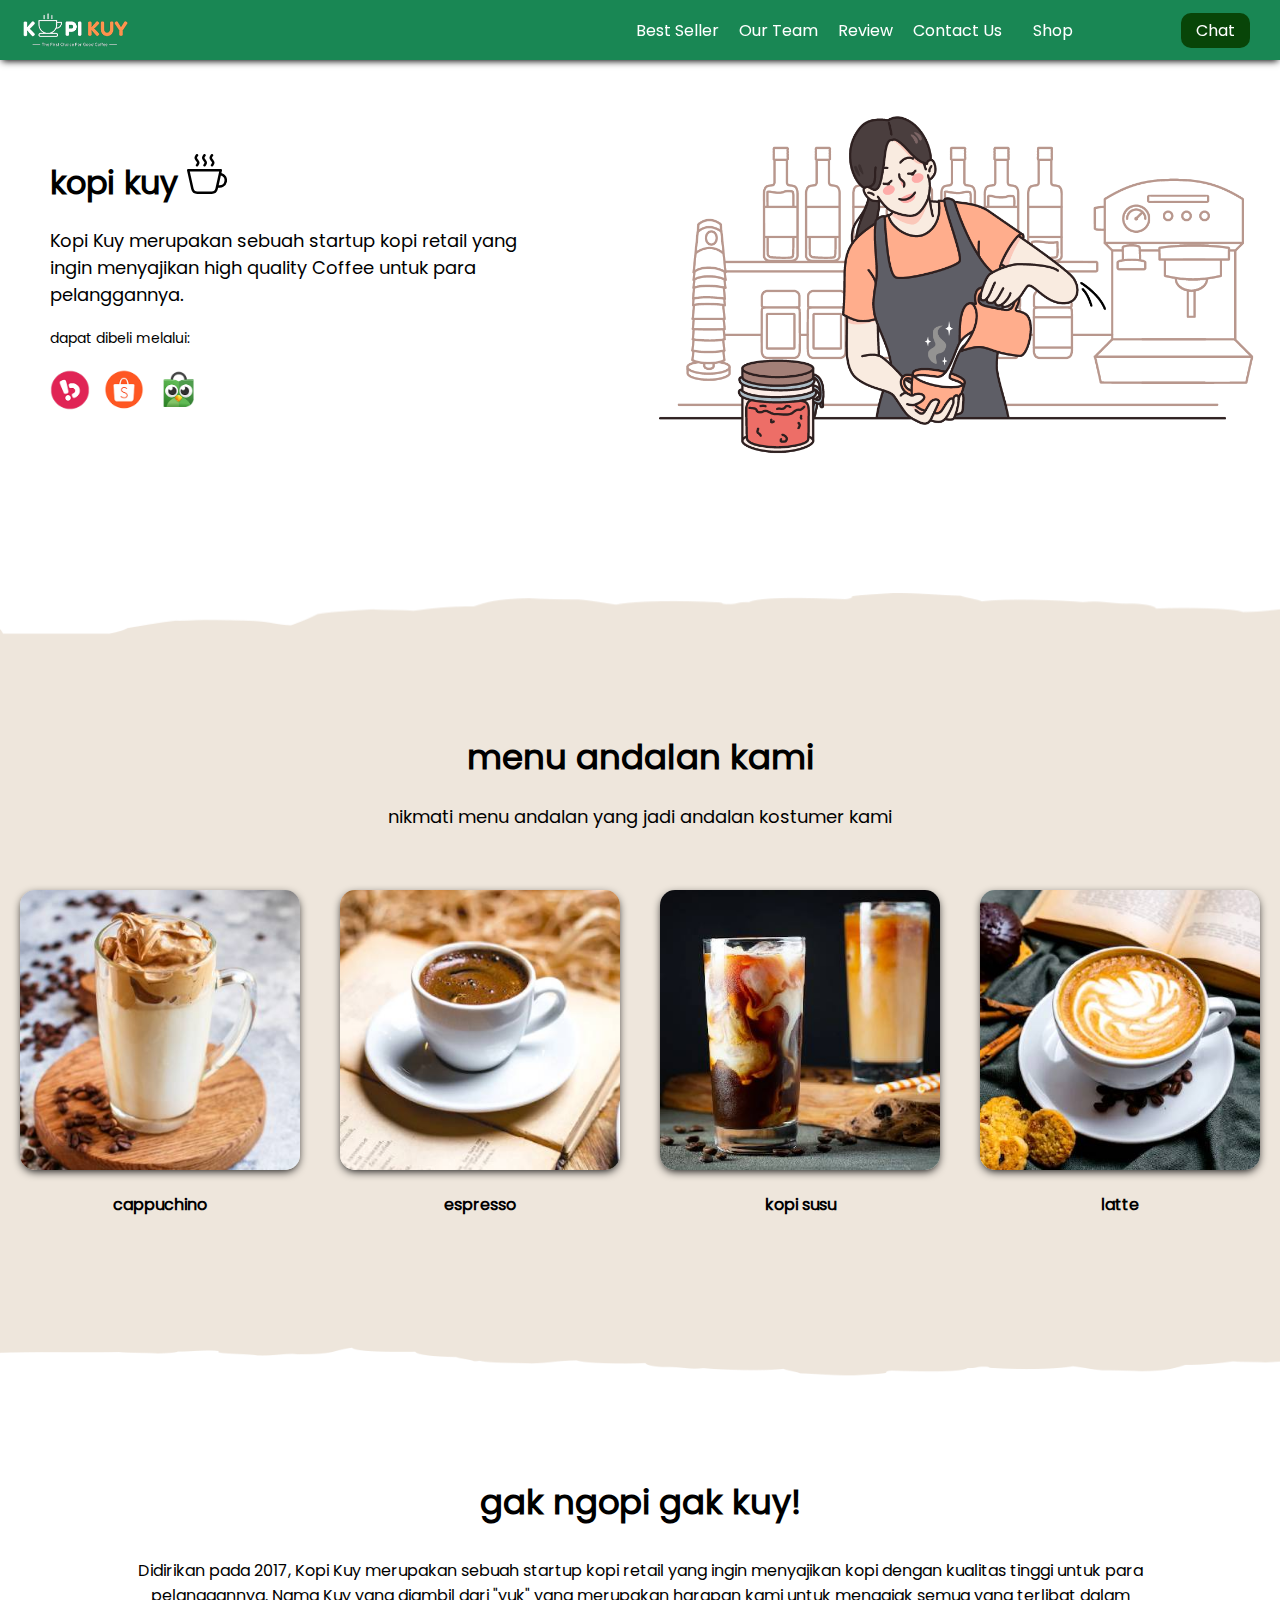
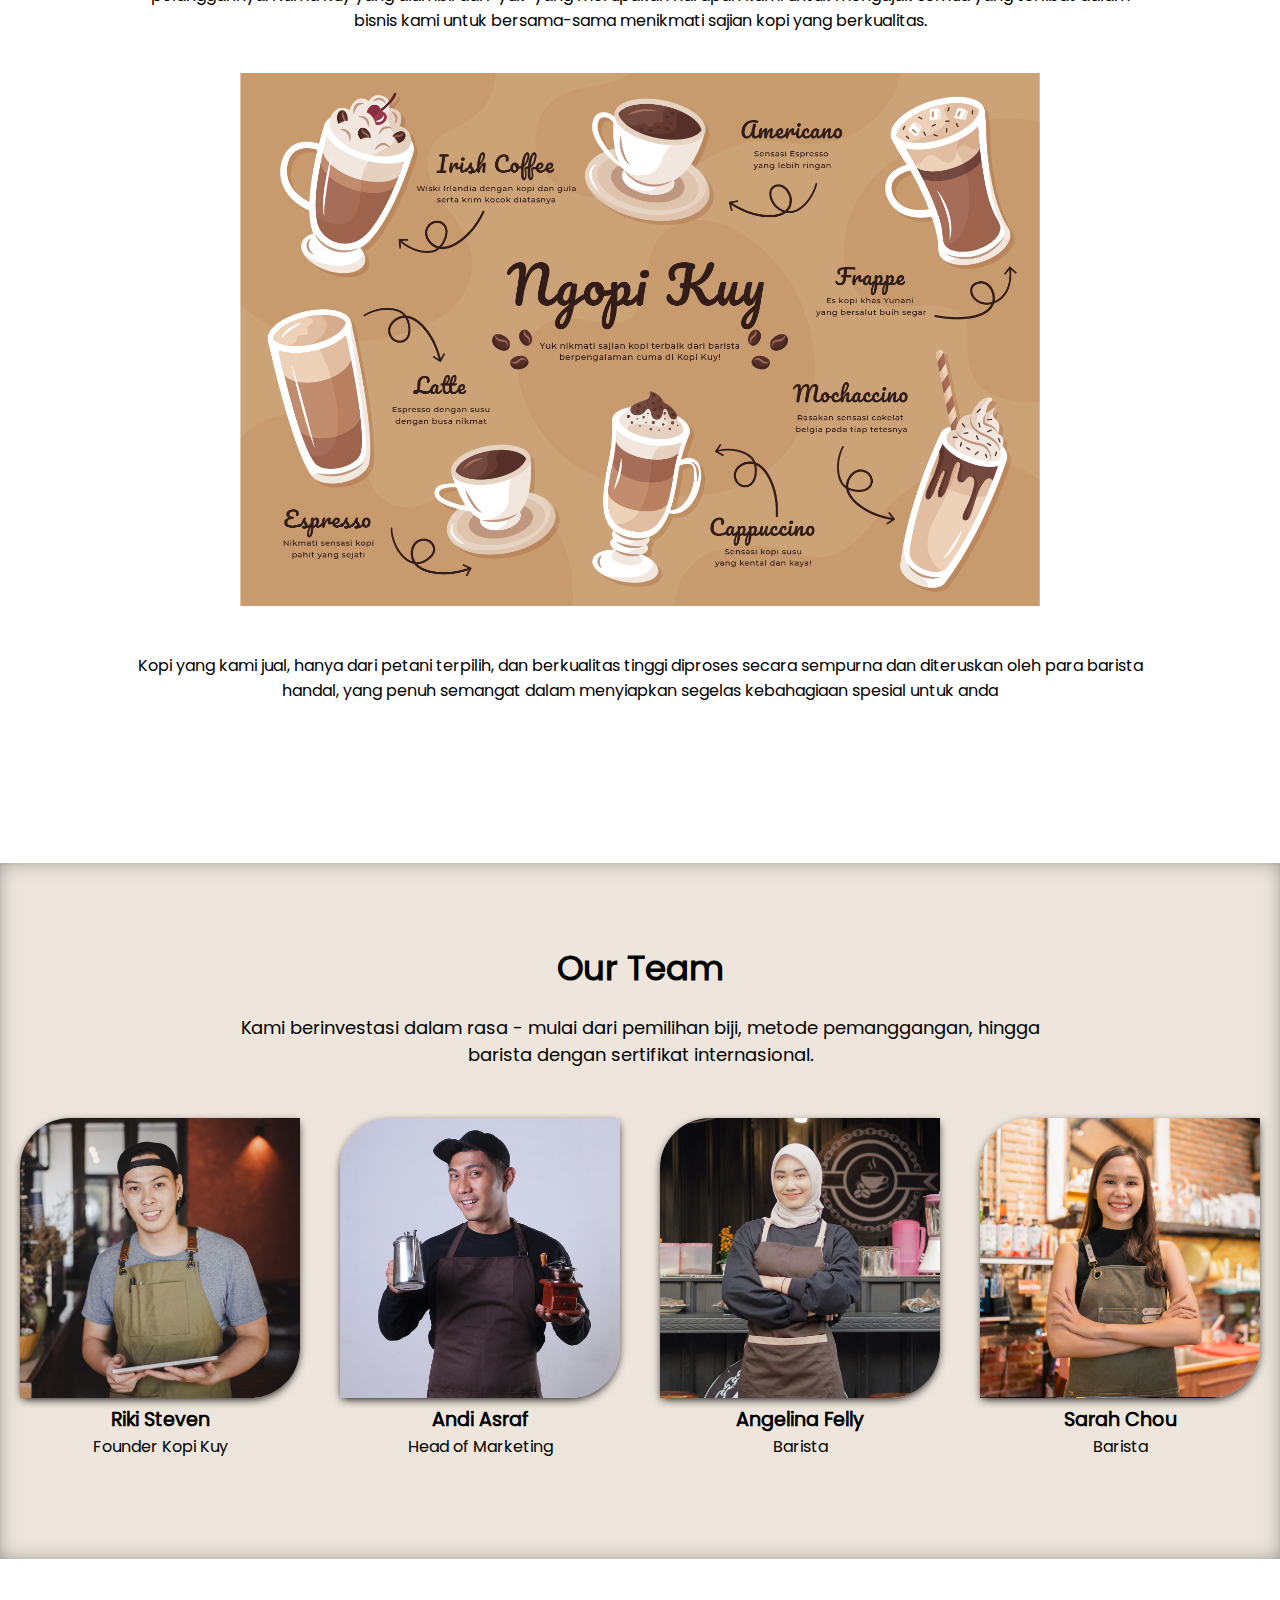
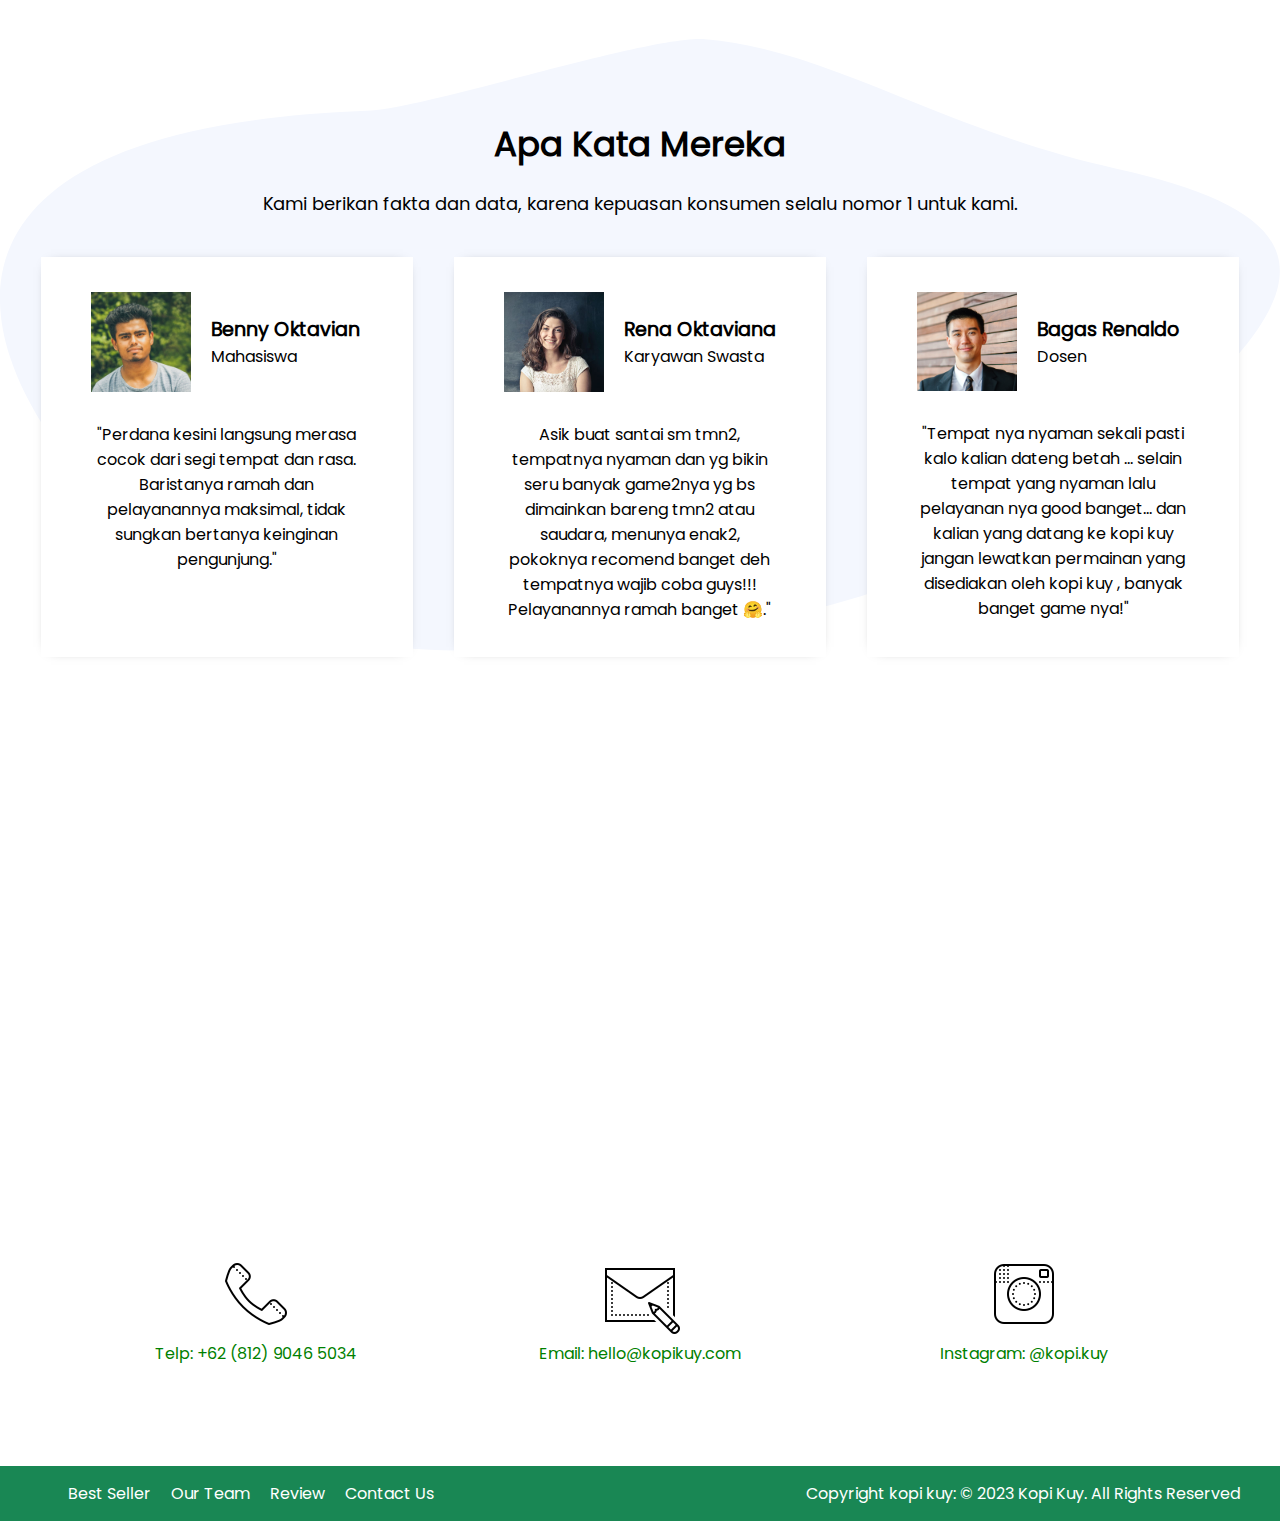
<file: index.html>
<!DOCTYPE html>
<html lang="id">

<head>
    <meta charset="UTF-8">
    <meta http-equiv="X-UA-Compatible" content="IE=edge">
    <meta name="viewport" content="width=device-width, initial-scale=1.0">
    <link rel="shortcut icon" href="images/favicon.ico" type="image/x-icon">
    <title>Website Kopi Kuy</title>
    <link rel="stylesheet" href="css/style.css">
</head>

<body>
    <nav>
        <div class="baris">
            <img class="logo" src="images/logo/logo_kuy.png">
            <div class="navigasi">
                <a href="#best-seller">Best Seller</a>
                <a href="#our-team">Our Team</a>
                <a href="#review">Review</a>
                <a href="#contact-us">Contact Us</a>
            </div>
            <a class="shop" href="produk.html">Shop</a>
            <a class="chat" href="https://wa.me/nomor_hp_anda_pakai_62" target="_blank">Chat</a>
        </div>
    </nav>

    <!--Tulis Kode Di Bawah Sini-->



    <!--Kode Selesai-->
</body>

</html>

<header>

    <div class="baris">

        <div class="col-kiri">

            <h1 class="judul-header">
                kopi kuy

                <img src="images/icon/icon_kopi.svg" alt="">


            </h1>

            <p class="subjudul-header">
                Kopi Kuy merupakan sebuah startup kopi retail yang ingin menyajikan

                high quality Coffee untuk para pelanggannya.
            </p>

            <p class="dapat-dibeli"> dapat dibeli melalui: </p>

            <div class="olshop">

                <img src="images/logo/logo_bukalapak.png" alt="">
                <img src="images/logo/logo_shopee.png" alt="">
                <img src="images/logo/logo_tokopedia.png" alt="">
            </div>



        </div>

        <img src="images/header/header1.png" alt="" class="col-kanan">

    </div>


</header>

<section class="best-seller" id="best-seller">

    <h2 class="judul-best-seller">menu andalan kami</h2>
    <p class="subjudul-best-seller">nikmati menu andalan yang jadi andalan kostumer kami</p>
    <div class="baris">

        <div class="col-produk">
            <img src=" images/produk/product_capuchino.jpg " alt="">
            <p class="nama-produk">cappuchino </p>
        </div>

        <div class="col-produk">
            <img src="  images/produk/product_espresso.jpg" alt="">
            <p class="nama-produk">espresso</p>
        </div>

        <div class="col-produk">
            <img src="     images/produk/product_kopi_susu.jpg" alt="">
            <p class="nama-produk">kopi susu </p>
        </div>

        <div class="col-produk">
            <img src="    images/produk/product_latte.jpg" alt="">
            <p class="nama-produk">latte </p>
        </div>


    </div>


</section>

<section class="about-us" id="about-us">

    <h2 class="judul-about-us">gak ngopi gak kuy!</h2>

    <p class="tentang-about-us"> Didirikan pada 2017, Kopi Kuy merupakan sebuah startup kopi retail
        yang ingin menyajikan kopi dengan kualitas tinggi untuk para pelanggannya.
        Nama Kuy yang diambil dari "yuk" yang merupakan harapan kami untuk mengajak semua
        yang terlibat dalam bisnis kami untuk bersama-sama menikmati sajian kopi yang berkualitas.
    </p>

    <img src="images/aset_kopi_jumbo.png" alt="">

    <p class="penjelasan-about-us">Kopi yang kami jual, hanya dari petani terpilih, dan berkualitas tinggi diproses
        secara sempurna dan diteruskan oleh para barista handal, yang penuh semangat
        dalam menyiapkan segelas kebahagiaan spesial untuk anda
    </p>


</section>

<section class="our-team" id="our-team">

    <h2 class="judul-team">Our Team</h2>

    <p class="subjudul-team"> Kami berinvestasi dalam rasa - mulai dari pemilihan biji, metode pemanggangan,
        hingga barista dengan sertifikat internasional.
    </p>

    <div class="baris">

        <div class="col-team">
            <img src="images/team/team1.jpg" alt="">
            <h3>Riki Steven</h3>
            <p>Founder Kopi Kuy</p>

        </div>
        <div class="col-team">
            <img src="images/team/team2.jpg" alt="">
            <h3>Andi Asraf</h3>
            <p>Head of Marketing</p>


        </div>

        <div class="col-team">
            <img src="images/team/team3.jpg" alt="">
            <h3>Angelina Felly</h3>
            <p>Barista</p>


        </div>

        <div class="col-team">
            <img src="images/team/team4.jpg" alt="">
            <h3>Sarah Chou</h3>
            <p>Barista</p>




        </div>
    </div>

</section>

<section class="review" id="review">
    <h2 class="judul-review">Apa Kata Mereka</h2>
    <p class="subjudul-review">Kami berikan fakta dan data, karena kepuasan konsumen selalu nomor 1 untuk kami.</p>
    <div class="baris">
        <div class="col-review">
            <div class="profile">
                <img src="images/customer/customer1.jpg" alt="">
                <div class="nama-profile">
                    <h3>Benny Oktavian</h3>
                    <p>Mahasiswa</p>
                </div>

            </div>

            <p class="testimoni">
                "Perdana kesini langsung merasa cocok dari segi tempat dan rasa.
                Baristanya ramah dan pelayanannya maksimal, tidak sungkan bertanya keinginan pengunjung."
            </p>

        </div>

        <div class="col-review">
            <div class="profile">
                <img src="images/customer/customer2.jpg" alt="">
                <div class="nama-profile">
                    <h3>Rena Oktaviana</h3>
                    <p>Karyawan Swasta</p>
                </div>

            </div>

            <p class="testimoni">Asik buat santai sm tmn2, tempatnya nyaman dan yg bikin seru banyak game2nya
                yg bs dimainkan bareng tmn2 atau saudara, menunya enak2, pokoknya recomend
                banget deh tempatnya wajib coba guys!!! Pelayanannya ramah banget 🤗."
            </p>

        </div>

        <div class="col-review">
            <div class="profile">
                <img src="images/customer/customer3.jpg" alt="">
                <div class="nama-profile">
                    <h3>Bagas Renaldo</h3>
                    <p>Dosen</p>
                </div>

            </div>

            <p class="testimoni"> "Tempat nya nyaman sekali pasti kalo kalian dateng betah ...
                selain tempat yang nyaman lalu pelayanan nya good banget...
                dan kalian yang datang ke kopi kuy jangan lewatkan permainan yang disediakan
                oleh kopi kuy , banyak banget game nya!"
            </p>

        </div>




    </div>




</section>

<section class="contact-us" id="contact-us">
    <iframe src="https://www.google.com/maps/embed?pb=!1m14!1m8!1m3!1d7932.741866032694!2d106.668581!3d-6.214715!3m2!1i1024!2i768!4f13.1!3m3!1m2!1s0x2e69f9912c7f297b%3A0xe5a3a671dae861ab!2sKopi%20kuy!5e0!3m2!1sid!2sid!4v1680617229460!5m2!1sid!2sid"

            width="100%" height="300" style="border:0;" allowfullscreen="" loading="lazy"

            referrerpolicy="no-referrer-when-downgrade"></iframe>
    
    
    
    <div class="baris">
        <div class="col-kontak">
            <img src="images/icon/icon_phone.png" alt="">
            <p>Telp: +62 (812) 9046 5034 </p>
            
            
        </div>
        
        <div class="col-kontak">
            <img src="images/icon/icon_mail.png" alt="">
            <p>Email: hello@kopikuy.com</p>
            
            
        </div>
        
        <div class="col-kontak">
            <img src="images/icon/icon_instagram.png" alt="">
            <p>Instagram: @kopi.kuy</p>
            
            
            
        </div>
        
    </div>
    
    
    
</section>

<footer>
    <div class="baris">
        <div class="navigasi">
            <a href="">Best Seller</a>
            <a href="">Our Team</a>
            <a href="">Review</a>
            <a href="">Contact Us</a>
            
        </div>
        
        
        <p class="copyright">  Copyright kopi kuy: © 2023 Kopi Kuy. All Rights Reserved</p>
    </div>
    
    
</footer>
</file>
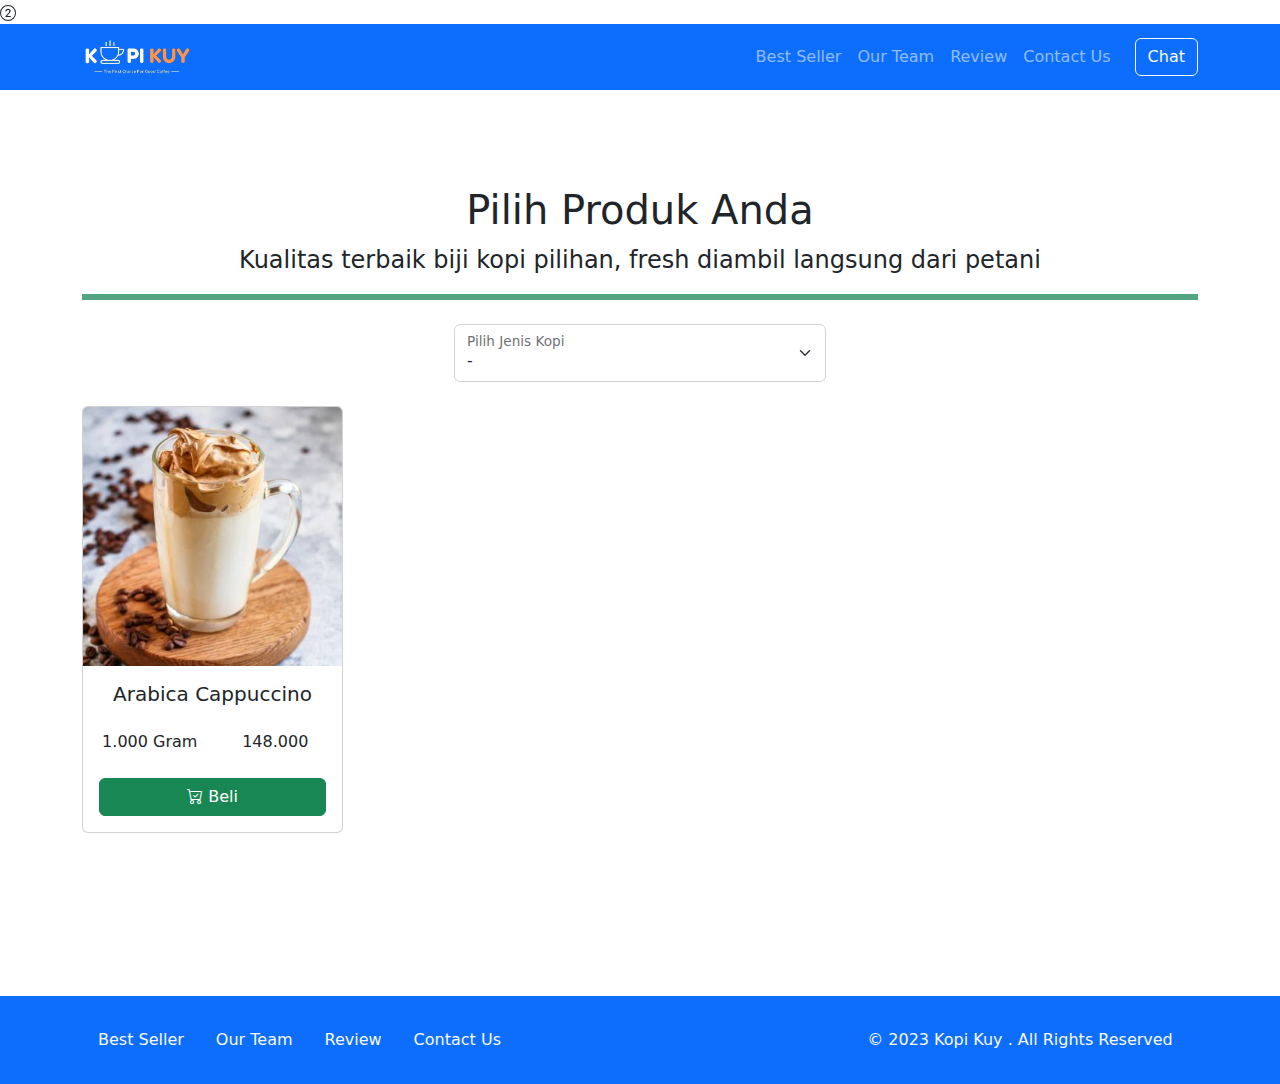
<file: produk.html>
<!DOCTYPE html>
<html lang="id">

<head>
    <meta charset="UTF-8">
    <meta http-equiv="X-UA-Compatible" content="IE=edge">
    <meta name="viewport" content="width=device-width, initial-scale=1.0">
    <link rel="shortcut icon" href="images/favicon/favicon.ico" type="image/x-icon">
    <title>Produk</title>
    <link rel="shortcut icon" href="images/favicon.ico" type="image/x-icon">
    <link rel="stylesheet" href="vendor/bootstrap/bootstrap.min.css">
    <link rel="stylesheet" href="vendor/bootstrap/bootstrap-icons.css">
    <script src="vendor/bootstrap/bootstrap.bundle.min.js"></script>
    <style>
        section {
            min-height: 90vh;
        }
    </style>
    <script src="js/jquery-3.6.3.min.js"></script>
</head>

<body>
    <svg xmlns="http://www.w3.org/2000/svg" width="16" height="16" fill="currentColor" class="bi bi-2-circle" viewBox="0 0 16 16">
        <path d="M1 8a7 7 0 1 0 14 0A7 7 0 0 0 1 8Zm15 0A8 8 0 1 1 0 8a8 8 0 0 1 16 0ZM6.646 6.24v.07H5.375v-.064c0-1.213.879-2.402 2.637-2.402 1.582 0 2.613.949 2.613 2.215 0 1.002-.6 1.667-1.287 2.43l-.096.107-1.974 2.22v.077h3.498V12H5.422v-.832l2.97-3.293c.434-.475.903-1.008.903-1.705 0-.744-.557-1.236-1.313-1.236-.843 0-1.336.615-1.336 1.306Z" />
    </svg>


    <script>
  var json2 = "data.json"

    
    select_kopi.onchange = function() {
        var pilihan = this.value
        var isi_html = ""
        
        $.
        
        
        
    }
        


    </script>
</body>

</html>

<nav class="navbar navbar-dark bg-primary navbar-expand-lg bisadicopy">
    <div class="container">
        <a class="navbar-brand" href="index.html">
            <img src="images/logo/logo_kuy.png" height="40" alt="image">
        </a>
        <button class="navbar-toggler" type="button" data-bs-toggle="collapse" data-bs-target="#navbarNav11" aria-controls="navbarNav11" aria-expanded="false" aria-label="Toggle navigation">
            <span class="navbar-toggler-icon"></span>
        </button>
        <div class="collapse navbar-collapse" id="navbarNav11">
            <ul class="navbar-nav ms-auto">
                <li class="nav-item active">
                    <a class="nav-link" href="index.html#best-seller">Best Seller</a>
                </li>
                <li class="nav-item">
                    <a class="nav-link" href="index.html#our-team">Our Team</a>
                </li>
                <li class="nav-item">
                    <a class="nav-link" href="index.html#review">Review</a>
                </li>
                <li class="nav-item">
                    <a class="nav-link" href="index.html#contact-us">Contact Us</a>
                </li>
            </ul>
            <a class="btn btn-outline-light ms-md-3" href="https://wa.me/6281290465033">Chat</a>
        </div>
    </div>
</nav>

<section class="produk text-center my-5 py-5">
    <div class="container">
        <h1>Pilih Produk Anda</h1>
        <p class="fs-4">Kualitas terbaik biji kopi pilihan, fresh diambil langsung dari petani</p>
        <hr class="border border-success border-3 opacity-75">

        <div class="form-floating col-md-4 my-4 mx-auto">
            <select class="form-select" id="select_kopi">
                <option selected>-</option>
                <option value="arabica">Arabica</option>
                <option value="robusta">Robusta</option>
            </select>
            <label for="select_kopi">Pilih Jenis Kopi</label>
        </div>

        <div id="baris_produk" class="row">
            <div class="col-md-3">
                <div class="card">
                    <img src="images/produk/product_capuchino.jpg" class="card-img-top" alt="...">
                    <div class="card-body">
                        <h5 class="card-title">Arabica Cappuccino</h5>
                        <div class="row my-4">
                            <div class="col">
                                1.000 Gram
                            </div>
                            <div class="col">
                                148.000
                            </div>
                        </div>
                        <a href="#" class="btn btn-success w-100"><i class="bi bi-cart-check"></i> Beli</a>
                    </div>
                </div>
            </div>

            
        </div>



    </div>

</section>

<footer class="riki-block footer-small bg-primary py-4">
    <div class="container">
        <div class="row align-items-center">
            <div class="col-12 col-md-8">
                <ul class="nav justify-content-center justify-content-md-start">
                    <li class="nav-item active">
                        <a class="nav-link text-light" href="index.html#best-seller">Best Seller</a>
                    </li>
                    <li class="nav-item">
                        <a class="nav-link text-light" href="index.html#our-team">Our Team</a>
                    </li>
                    <li class="nav-item">
                        <a class="nav-link text-light" href="index.html#review">Review</a>
                    </li>
                    <li class="nav-item">
                        <a class="nav-link text-light" href="index.html#contact-us">Contact Us</a>
                    </li>
                </ul>
            </div>

            <div class="col-12 col-md-4 mt-4 mt-md-0 text-center text-md-right text-light">
                &copy; 2023 Kopi Kuy . All Rights Reserved
            </div>
        </div>
    </div>
</footer>
</file>
<file: css/style.css>
/* Pengaturan Global */

/* Mendaftarkan font ke dalam CSS, dan memberi nama family */
@font-face {
    font-family: 'Poppins';
    src: url(../fonts/poppins.woff2);
}

* {
    box-sizing: border-box;
    margin: 0;
    padding: 0;
}

html {
    /* agar scroll ketika klik pada navigasi menjadi halus */
    scroll-behavior: smooth;
}

body {
    /* mendaftarkan semua teks pada body menjadi family Poppins */
    font-family: 'Poppins';
}

a {
    /* menghilangkan garis bawah pada link */
    text-decoration: none;

    /* menghilangkan warna bawaan pada link */
    color: unset;
}

h2 {
    /* mengatur ukuran huruf ke 34 pixel */
    font-size: 34px;
}

h3 {
    /* mengatur ukuran huruf ke 1.2rem */
    font-size: 1.2rem;
}

h1,
h2,
h3 {
    /* mengatur tebal huruf */
    font-weight: bold;
}

img {
    /* 
      mengatur agar semua elemen img memiliki panjang maksimal 100% agar
      tidak besar gambar tidak melebihi layar ataupun pembungkus
   */
    max-width: 100%;
}

/* Navigasi */

nav {
    /* background-color mengatur warna latar belakang */
    background-color: red;

    /* penulisan 2 background-color seperti ini akan mengabaikan penulisan sebelumnya */
    background-color: #198754;

    /* box-shadow membuat efek bayangan */
    box-shadow: 0 3px 7px -2px #000;

    /* width mengatur panjang elemen */
    width: 100%;
    padding-top: 10px;
    padding-bottom: 10px;

    /* position mengatur posisi elemen, static untuk biasa, fixed untuk efek menempel */
    position: fixed;

    /* Nilai z-index semakin besar, maka elemen akan semakin di depan */
    z-index: 500;
}

/* 
   PERHATIKAN bahwa dalam mengatur elemen, nama elemen langsung ditulis
   sedangkan untuk mengatur class, dibutuhkan tanda titik (.) terlebih dulu
   img {} berarti elemen dengan tag img, 
   sedangkan .img artinya elemen dengan kelas img   
*/

.baris {
    /* 
      display: flex memiliki pengaturan yang dapat mengatur agar elemen
      di dalamnya memiliki ukuran yang fleksibel
   */
    display: flex;

    /* 
      align-items: center mengatur elemen di dalamnya rata tengah vertikal
   */
    align-items: center;

    /* 
      justify-content: center mengatur elemen di dalamnya rata tengah horizontal
   */
    justify-content: center;

    /* 
      flex-wrap: wrap mengatur agar jika panjang elemen berlebih, maka elemen
      akan otomatis diletakan di baris baru
   */
    flex-wrap: wrap;
}

section {
    /* text-align mengatur rata tulisan, bisa bernilai: left, right, center, justify */
    text-align: center;
}

.logo {
    /* height mengatur tinggi elemen */
    height: 40px;
    margin-left: 20px;
}

.navigasi {
    margin-left: auto;
    margin-right: 15px;
}

.navigasi a,
.shop {
    color: #fff;
    padding-left: 8px;
    padding-right: 8px;
}

.shop {
    margin-right: 100px;
}

.chat {
    margin-right: 30px;
    background-color: rgb(8, 69, 8);
    color: #fff;
    padding-top: 5px;
    padding-right: 15px;
    padding-bottom: 5px;
    padding-left: 15px;
    border-radius: 10px;
}


/* HEADER */


header,
section {
    /*
    padding mengatur jarak ke dalam
    pada padding dan margin ditambahkan top / right / bottom / top 
    untuk mengatur jarak masing-masing 
   */
    padding-top: 80px;
    padding-bottom: 80px;

    /* margin mengatur jarak ke luar */
    margin-bottom: 80px;
}

/* penulisan CSS dapat digabung dengan beberapa elemen */
.col-kiri,
.col-kanan {
    /* width mengatur panjang elemen. 50% artinya setengah ukuran pembungkus */
    width: 50%;
}

.col-kiri {
    padding-left: 50px;
    padding-right: 120px;
}

.judul-header {
    margin-bottom: 20px;
}

.subjudul-header {
    /* font-size digunakan untuk mengatur ukuran huruf */
    font-size: 18px;
}

.dapat-dibeli {
    margin-top: 20px;
    margin-bottom: 20px;
    font-size: 14px;
}

.olshop img {
    width: 40px;

    /* height digunakan untuk mengatur tinggi elemen */
    height: auto;
    margin-right: 10px;
}

/* Best Seller */

.best-seller {
    position: relative;

    /* background-color mengatur warna latar belakang elemen */
    background-color: #EEE6DC;
}

/* 
terkait position, after, dan before memerlukan pemahaman mendalam
terkait layout pada CSS untuk dapat memahami secara penuh 
*/

.best-seller::before,
.best-seller::after {
    position: absolute;
    content: "";
    width: 100%;
    height: 76px;

    /* background-image untuk menambahkan gambar sebagai background */
    background-image: url(../images/garis-atas.png);

    /*background-size agar gambar latar menyesuaikan tinggi / panjang elemen */
    background-size: cover;

    top: -60px;
    left: 0;
}

.best-seller::after {
    height: 60px;
    background-image: url(../images/garis-bawah.png);
    top: unset;
    bottom: -60px;
}

.judul-best-seller {
    margin-bottom: 20px;
}

.subjudul-best-seller {
    font-size: 18px;
    margin-bottom: 40px;
}

.col-produk {
    /* 
      Penulisan padding dan margin seperti padding:20px ini penulisan singkat 
      yang berarti top, right, bottom, left nilainya sama, yaitu 20px 
   */
    padding: 20px;
    width: 25%;
}

.col-produk img {
    /* transition membuat animasi transisi dari perubahan style, 0.3s berarti 0.3 detik */
    transition: all 0.3s ease;

    /* border-radius  Membuat sudut membulat */
    border-radius: 15px;

    /* box-shadow membuat efek bayangan */
    box-shadow: 0 3px 10px -2px #000;
}

/* :hover akan dijalankan saat mouse ada di atas elemen */
.col-produk img:hover {

    /* membuat transformasi, bisa berupa scale(1.05), rotate(180deg), translateY(-50px), dsb */
    transform: scale(0.9);
    border-radius: 50%;
}

.nama-produk {
    margin-top: 15px;
    font-weight: bold;
}

/* About US */

.about-us {
    /* max-width: 80%; mengatur panjang maksimal elemen tidak boleh melebihi 80% layar */
    max-width: 80%;

    /* margin-left dan margin-right auto akan membuat posisi elemen berada di tengah */
    margin-left: auto;
    margin-right: auto;
}

.judul-about-us {
    margin-bottom: 30px;
}

/* 
   penulisan .about-us img {} berarti mengatur elemen img 
   yang ada di dalam elemen dengan kelas about-us 
   harap perhatikan .about-us dan image dipisahkan spasi
   penulisan class diawali titik (.) penulisan elemen tidak
*/
.about-us img {
    /* 
      Penulisan width: 800px dan max-width: 100% mengatur agar
      elemen memiliki panjang 800px namun tidak boleh melebihi 100% ukuran layar
   */
    width: 800px;
    max-width: 100%;
}

.tentang-about-us {
    margin-bottom: 40px;
}

.penjelasan-about-us {
    margin-top: 40px;
}

/* OUR TEAM */

.our-team {
    background-color: #EEE6DC;
    box-shadow: inset 0px 0px 23px -6px #707070;
}

.judul-team {
    margin-bottom: 20px;
}

.subjudul-team {
    margin-bottom: 30px;
    font-size: 18px;
    width: 800px;
    max-width: 90%;
    margin-left: auto;
    margin-right: auto;
}

.col-team {
    width: 25%;
    padding: 20px;
}

.col-team img {
    box-shadow: 0 3px 10px -2px #000;
    border-radius: 50px 0px 50px 0px;
}


/* REVIEW */

.review {
    background-image: url(../images/bg-review.svg);
    /* 
      background-size: contain;
      membuat gambar latar belakang tidak terpotong
   */
    background-size: contain;

    /* 
      background-repeat: no-repeat;
      membuat gambar latar belakang tidak diulang (duplikat)
   */
    background-repeat: no-repeat;
    padding-left: 20px;
    padding-right: 20px;
}

.judul-review {
    margin-bottom: 20px;
}

.subjudul-review {
    margin-bottom: 40px;
    font-size: 18px;
}

.review .baris {
    justify-content: space-around;
    /* align-items: stretch; membuat tinggi elemen di dalam .review .baris seragam */
    align-items: stretch;
}

.col-review {
    width: 30%;
    padding: 35px 50px;
    box-shadow: 0px 0px 12px -10px #000;
    background-color: #fff;
}

.profile {
    display: flex;
    margin-bottom: 30px;
    align-items: center;
}

/* mengatur elemen img yang ada di dalam class(.) profile */
.profile img {
    width: 100px;
    margin-right: 20px;
}

.profile .nama-profile {
    text-align: left;
}

/* CONTACT US */
.contact-us {
    margin-bottom: 20px;
}

.col-kontak {
    width: 30%;
    margin-top: 50px;
    /* color mengatur warna tulisan */
    color: green;
}

/* FOOTER */

footer {
    background-color: #198754;
    padding-top: 15px;
    padding-bottom: 15px;
    color: #fff;
    padding-right: 40px;
    padding-left: 40px;
}

footer .navigasi {
    margin-left: 20px;
    margin-right: auto;
}

/* UNTUK RESPONSIF DI BAWAH */

@media (max-width:700px) {
    .navigasi {
        display: none;
    }

    .shop {
        margin-right: 20px;
        color: skyblue;
    }

    .logo {
        margin-right: auto;
    }

    .col-kiri {
        width: 100%;
        padding-right: 50px;
        text-align: center;
        margin-top: 30px;
    }

    .col-kanan {
        width: 100%
    }

.best-seller { 
    
    padding-left: 25px;
    padding-right: 25px;
    
}

.col-produk {
    width: 50%;
}
    
    



}
</file>
